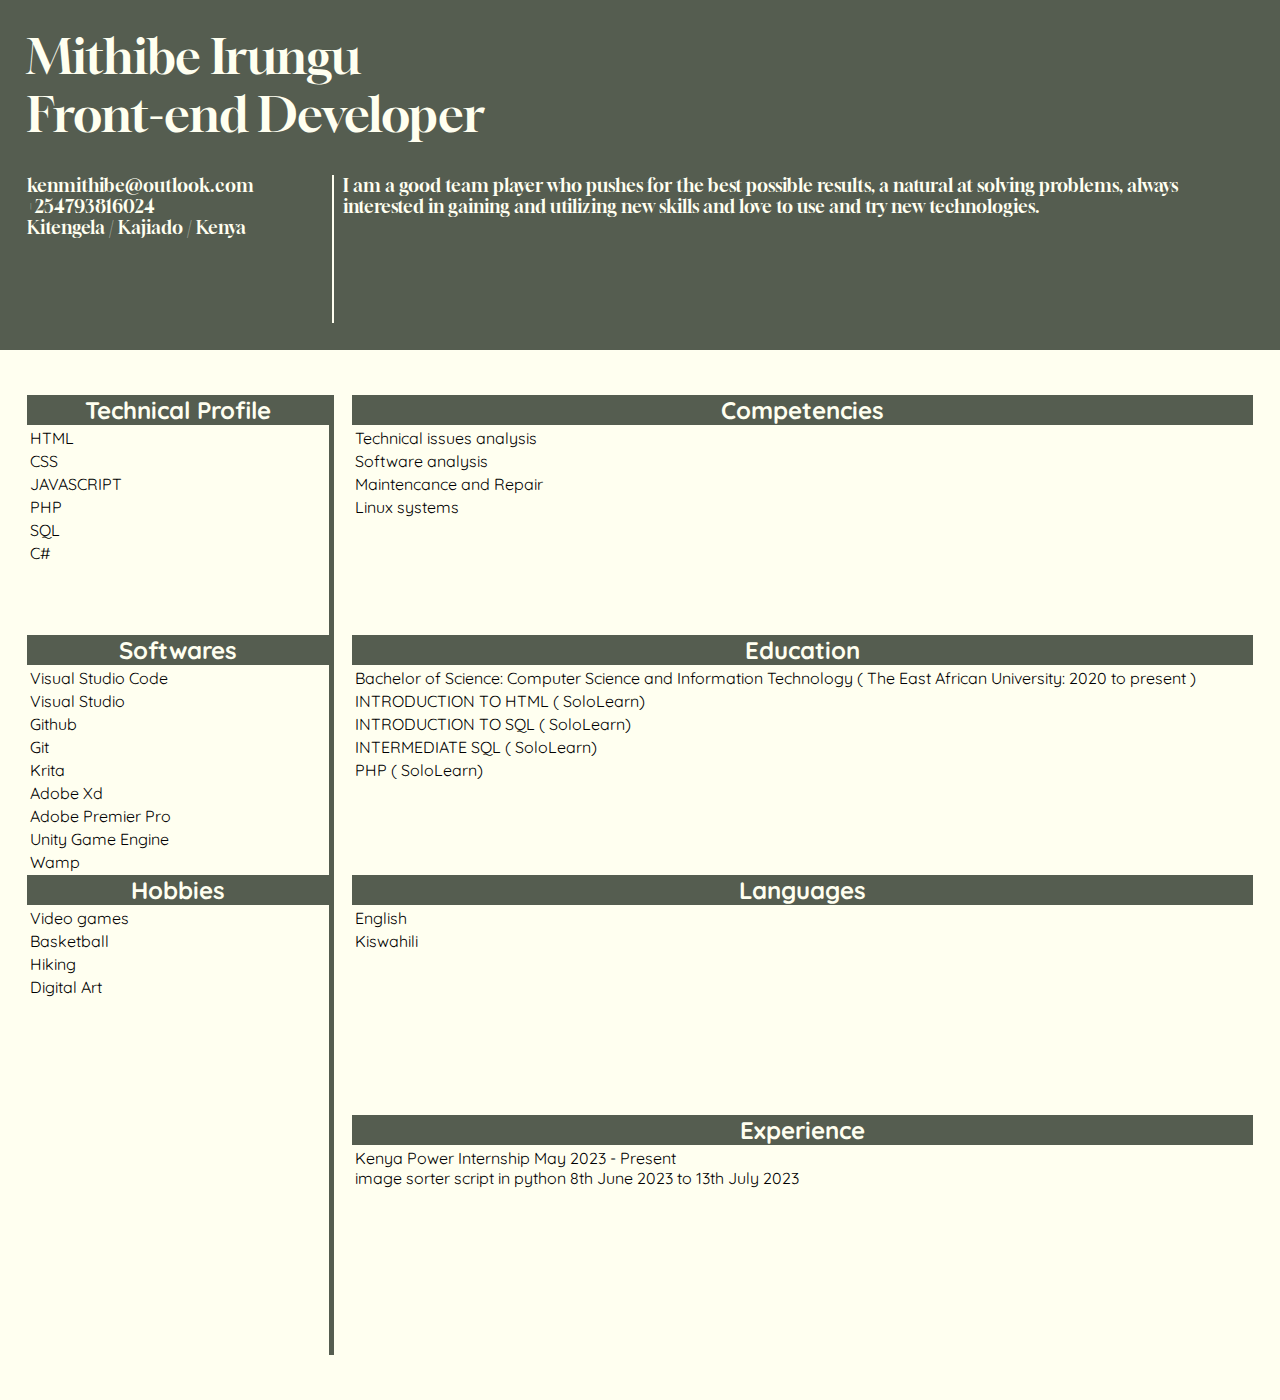
<file: index.html>
<!DOCTYPE html>
<html lang="en">
<head>
    <meta charset="UTF-8">
    <meta http-equiv="X-UA-Compatible" content="IE=edge">
    <meta name="viewport" content="width=device-width, initial-scale=1.0">
    <title>Resume</title>
    <link rel="stylesheet" href="style.css">
</head>
<body>

    <div class="intro">
        <div class="bio">
            <div id="name">Mithibe Irungu</div>
            <div id="profession">Front-end Developer</div>
        </div>
        <div class="contact">
            <div id="electronicMail">kenmithibe@outlook.com</div>
            <div id="phoneNumber">+254793816024</div>
            <div id="location">Kitengela / Kajiado / Kenya</div>
        </div>
        <div class="about">
            <p>I am a good team player who pushes for the best possible results, a natural at solving problems, always interested in gaining and utilizing new skills and love to use and try new technologies.</p>
        </div>
    </div>
    <div class="info">
        <div class="technicalProfile left">
            <h2>Technical Profile</h2>
            <ul>
                <li class="skill num1">HTML</li>
                <li class="skill num2">CSS</li>
                <li class="skill num3">JAVASCRIPT</li>
                <li class="skill num4">PHP</li>
                <li class="skill num5">SQL</li>
                <li class="skill num6">C#</li>
            </ul>
        </div>
        <div class="competencies right">
            <h2>Competencies</h2>
            <ul>
                <li class="competency num1">Technical issues analysis</li>
                <li class="competency num2">Software analysis</li>
                <li class="competency num3">Maintencance and Repair</li>
                <li class="competency num4">Linux systems</li>
            </ul>
        </div>
        <div class="workHistory right">
            <h2>Experience</h2>
            <ul>
                <li class="experience num1">Kenya Power Internship May 2023 - Present
                    <p>image sorter script in python 8th June 2023 to 13th July 2023</p>
                </li>
            </ul>
        </div>
        <div class="education right">
            <h2>Education</h2>
            <ul>
                <li class="school num1">Bachelor of Science: Computer Science and Information Technology ( The East African University: 2020 to present )</li>
                <li class="school num2"><a href="https://www.sololearn.com/certificates/CC-EWQNS4E7">INTRODUCTION TO HTML</a> ( SoloLearn)</li>
                <li class="school num3"><a href="https://www.sololearn.com/certificates/CC-BZ7V1YB2">INTRODUCTION TO SQL</a> ( SoloLearn)</li>
                <li class="school num4"><a href="https://www.sololearn.com/certificates/CC-CCZQ2SJO">INTERMEDIATE SQL</a> ( SoloLearn)</li>
                <li class="school num4"><a href="https://www.sololearn.com/certificates/CT-3IPEMPMM">PHP</a> ( SoloLearn)</li>
            </ul>
        </div>
        <div class="softwares left">
            <h2>Softwares</h2>
            <ul>
                <li class="software num1">Visual Studio Code</li>
                <li class="software num1">Visual Studio</li>
                <li class="software num2">Github</li>
                <li class="software num3">Git</li>
                <li class="software num4">Krita</li>
                <li class="software num5">Adobe Xd</li>
                <li class="software num6">Adobe Premier Pro</li>
                <li class="software num7">Unity Game Engine</li>
                <li class="software num8">Wamp</li>
            </ul>
        </div>
        <div class="languages right">
            <h2>Languages</h2>
            <ul>
                <li>English</li>
                <li>Kiswahili</li>
            </ul>
        </div>
        <div class="hobbies left">
            <h2>Hobbies</h2>
            <ul>
                <li class="hobby num1">Video games</li>
                <li class="hobby num2">Basketball</li>
                <li class="hobby num3">Hiking</li>
                <li class="hobby num4"><a href="gallery.html">Digital Art</a></li>
            </ul>
        </div>
    </div>
</body>
</html>
</file>
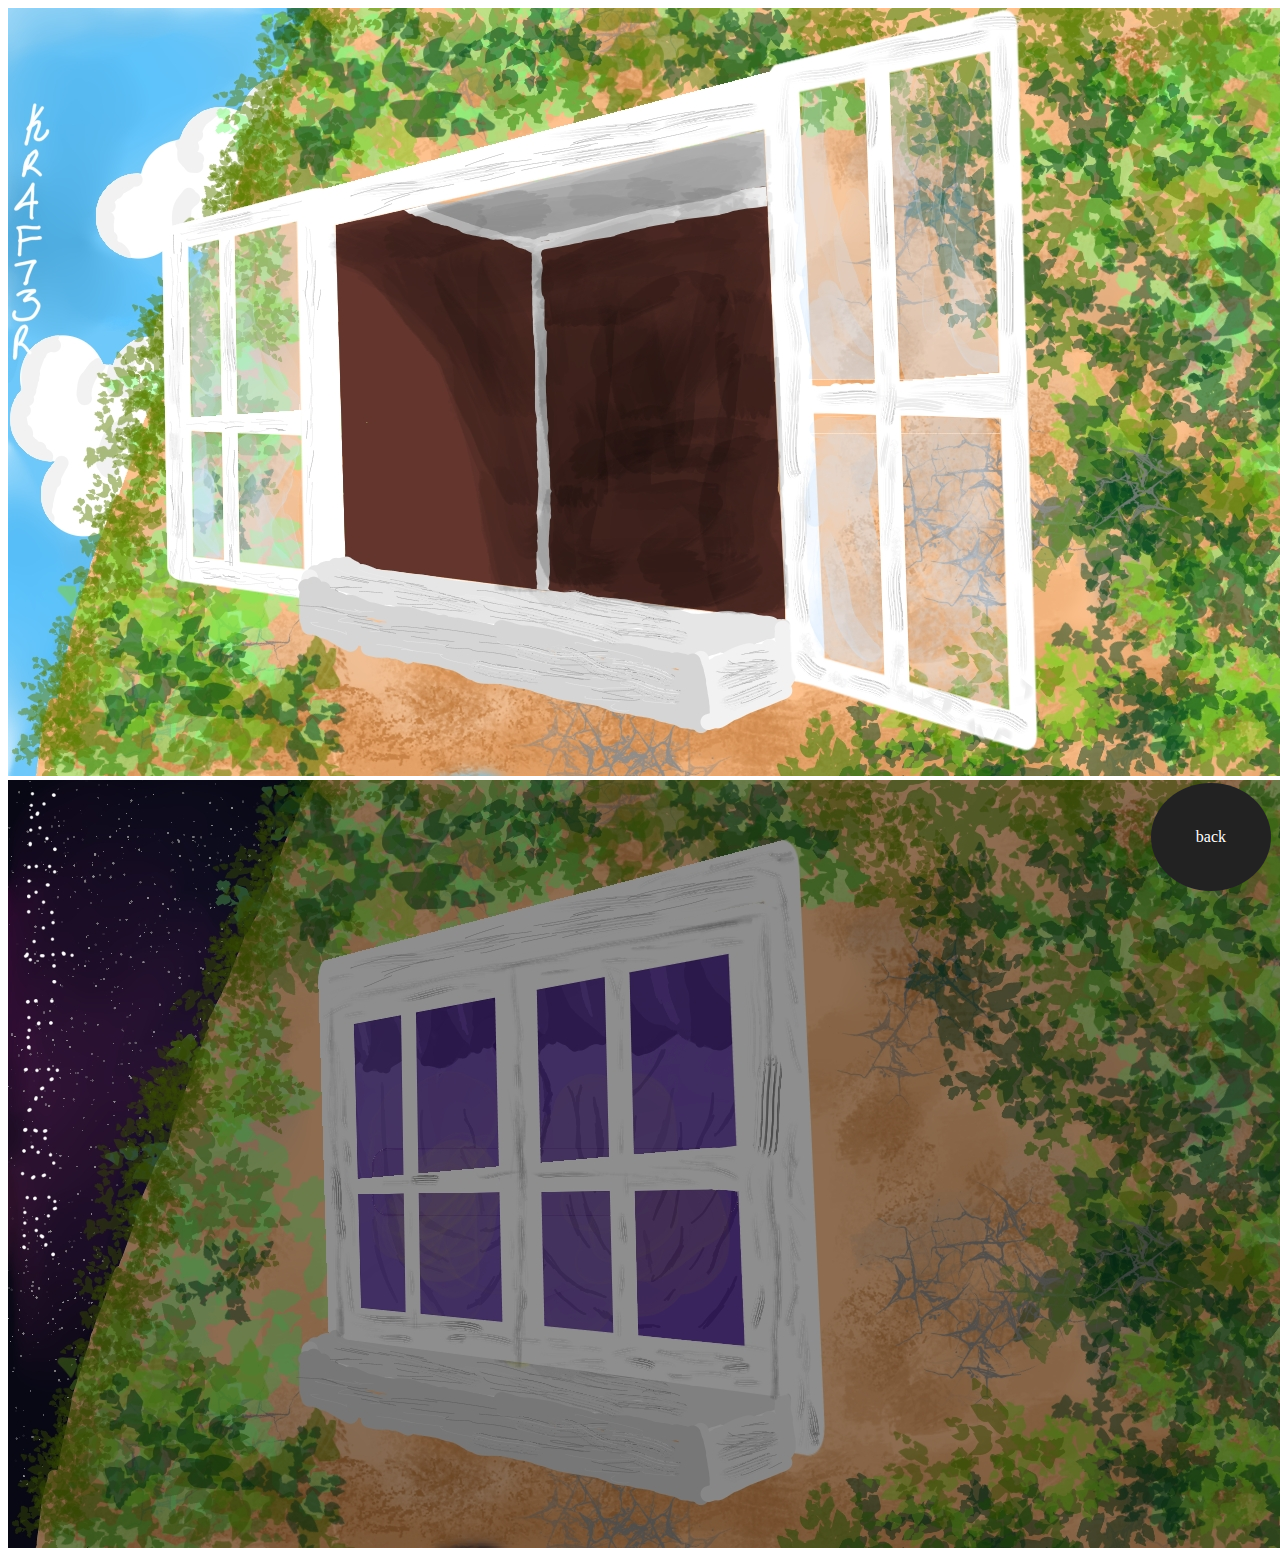
<file: gallery.html>
<!DOCTYPE html>
<html lang="en">
<head>
    <meta charset="UTF-8">
    <meta http-equiv="X-UA-Compatible" content="IE=edge">
    <meta name="viewport" content="width=device-width, initial-scale=1.0">
    <title>Document</title>
    <link rel="stylesheet" href="gallery.css">
</head>
<body>
    <img src="windows open wallpaper.jpg" alt="an open window">
    <img src="window closed.jpg" alt="a closed window">
    <div class="back"><a href="index.html">back</a></div>
</body>
</html>
</file>
<file: style.css>
@import url('https://fonts.googleapis.com/css2?family=Gloock&family=Quicksand:wght@300;400;500;600;700&display=swap');
@import url('https://fonts.googleapis.com/css2?family=JetBrains+Mono:ital,wght@0,100;0,200;0,300;0,400;0,500;0,600;0,700;0,800;1,100;1,200;1,300;1,400;1,500;1,600;1,700;1,800&display=swap');

:root{
    --first-colour:#ab2330;
    --second-colour: linear-gradient(150deg,#f0c433, #f0c433, #dcba2c, #dcba2c, #ae8f1f, #ae8f1f);
    --second-colour-lining-light: #d7ad00;
    --second-colour-lining-shadow: #cb9e59;
    --second-colour-glow: #ffd772;
    --third-colour: #555d50;
    --fourth-colour: #fffff0;

    --first-font: 'Glook';
    --second-font: 'Quicksand'
}

*{
    margin: 0;
    padding: 0;
    text-decoration: none;
    list-style: none;
}

a{
    color: black;
}

body{
    height: 100%;
    width: 100%;
    /* overflow: hidden; */
    display: grid;
    justify-content: center;
    align-content: center;
    grid-template-rows: 1fr 3fr;
}

/* the introduction section */

.intro{
    padding: 3vh 3vh;
    background: var(--third-colour);
    color: var(--fourth-colour);
    /* font-family: 'JetBrains Mono', monospace; */
    font-family: 'Gloock';
    /* font-weight: 600; */
    display:  grid;
    grid-template-rows:1fr 1fr;
    grid-template-columns: 1fr 3fr;
    grid-template-areas: 'introName introName'
    'introContact introAbout';
}

.bio{
    grid-area: introName;
    font-size: 3rem;
}

.contact{
    grid-area: introContact;
    padding-right: 1vh;
    border-right: 2px solid var(--fourth-colour);
    font-size: 1.1rem;
}

.about{
    grid-area: introAbout;
    padding-left: 1vh;
    font-size: 1.1rem;
}

/* the information section */

.info{
    padding: 5vh 3vh;
    background: var(--fourth-colour);
    font-family: 'Quicksand';
    display: grid;
    grid-template-columns:1fr 3fr ;
    grid-template-rows: 1fr 1fr 1fr 1fr;
    grid-template-areas: 'infoTechnicalProfile infoCompetencies'
    'infoSoftware infoEducation'
    'infoHobbies infoLanguage'
    'infoHobbies infoWorkHistory';
}

li{
    margin: 3px;
}

.technicalProfile{
    grid-area: infoTechnicalProfile;
}

.competencies{
    grid-area: infoCompetencies;
}

.softwares{
    grid-area: infoSoftware;
}

/* .softwares ul{
    display: grid;
    grid-template-columns: 1fr 1fr ;
} */

.education{
    grid-area: infoEducation;
}

.hobbies{
    grid-area: infoHobbies;
}

.languages{
    grid-area: infoLanguage;
}
.workHistory{
    grid-area: infoWorkHistory;
}

.left{
    border-right: 5px solid var(--third-colour);
}

.right{
    padding-left: 2vh;
}

h2{
    background: var(--third-colour);
    color: var(--fourth-colour);
    text-align: center;
}
</file>
<file: gallery.css>
*{
    
}

.back{
    position: fixed;
    bottom: 1vh;
    right: 1vh;
    background: #222;
    color: white;
    padding: 5vh;
    border-radius: 50%;
}

a{
    text-decoration: none;
    color: white;
}
</file>
